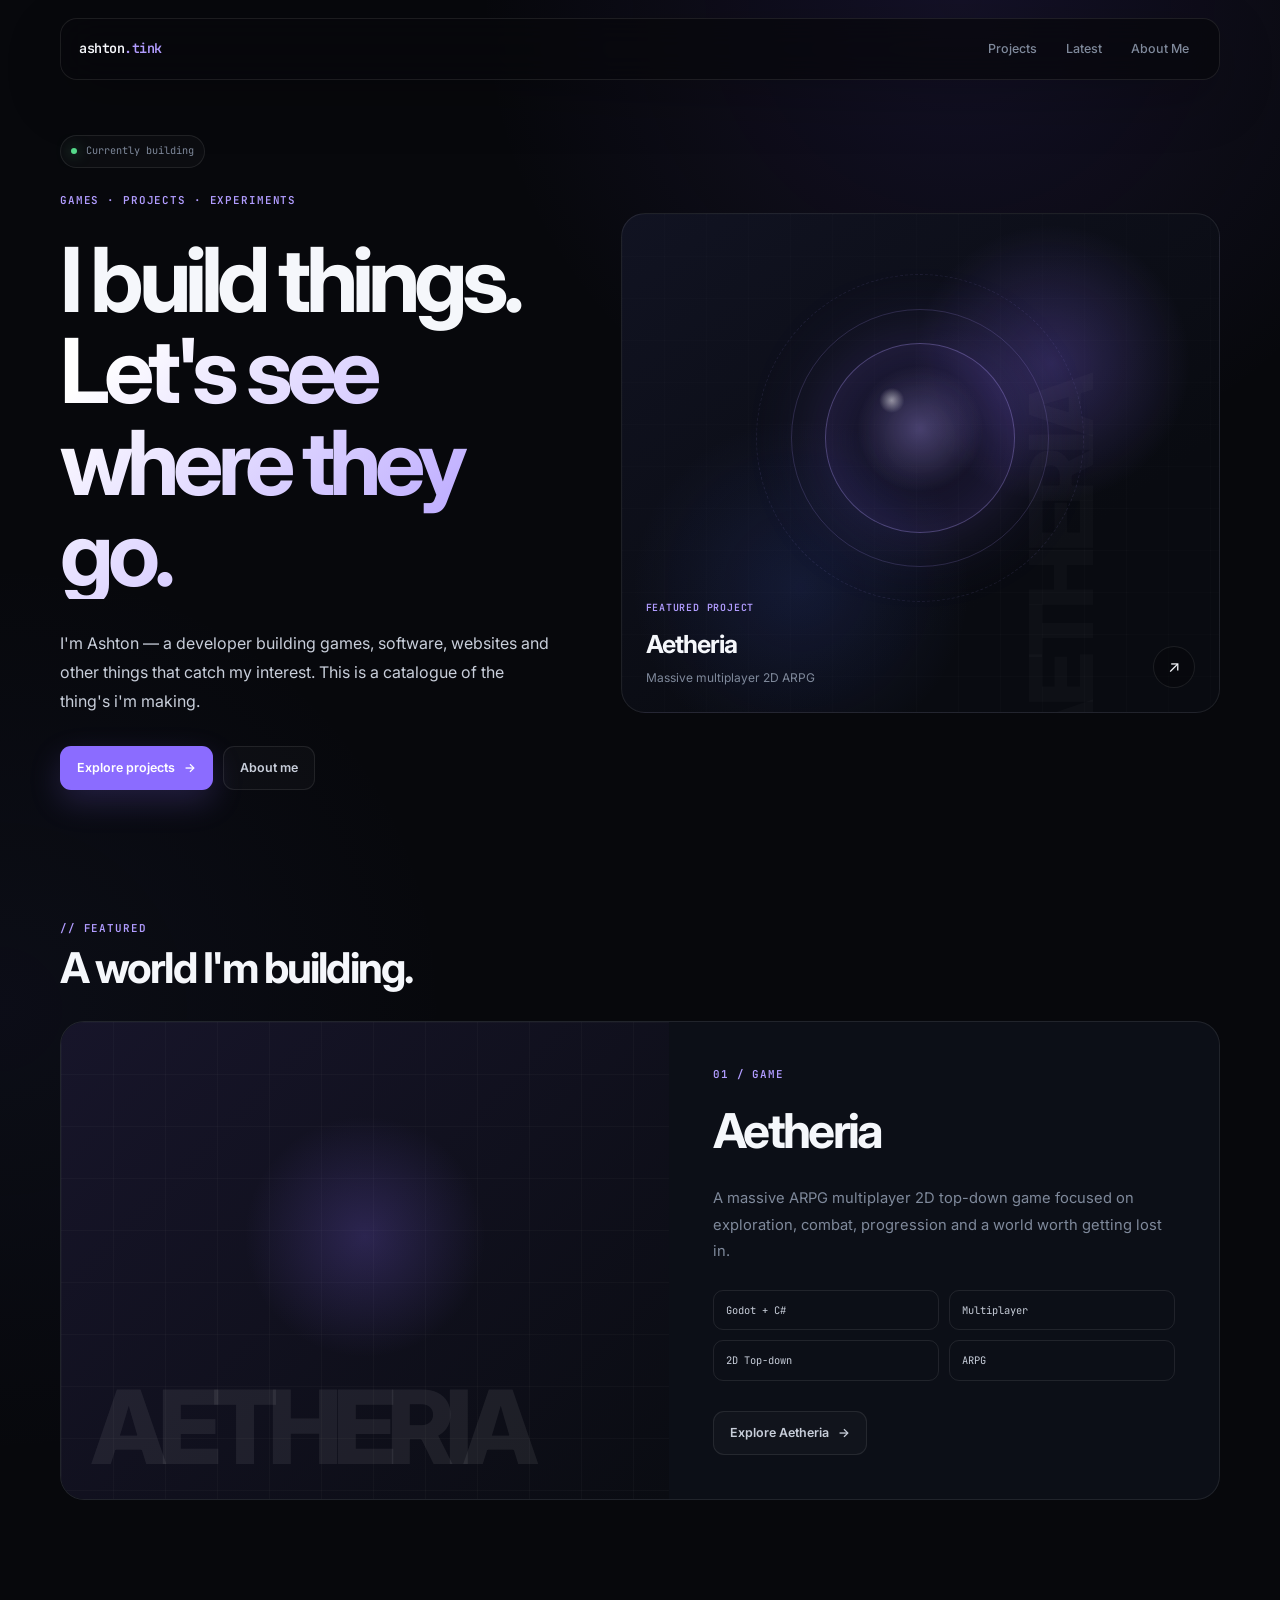
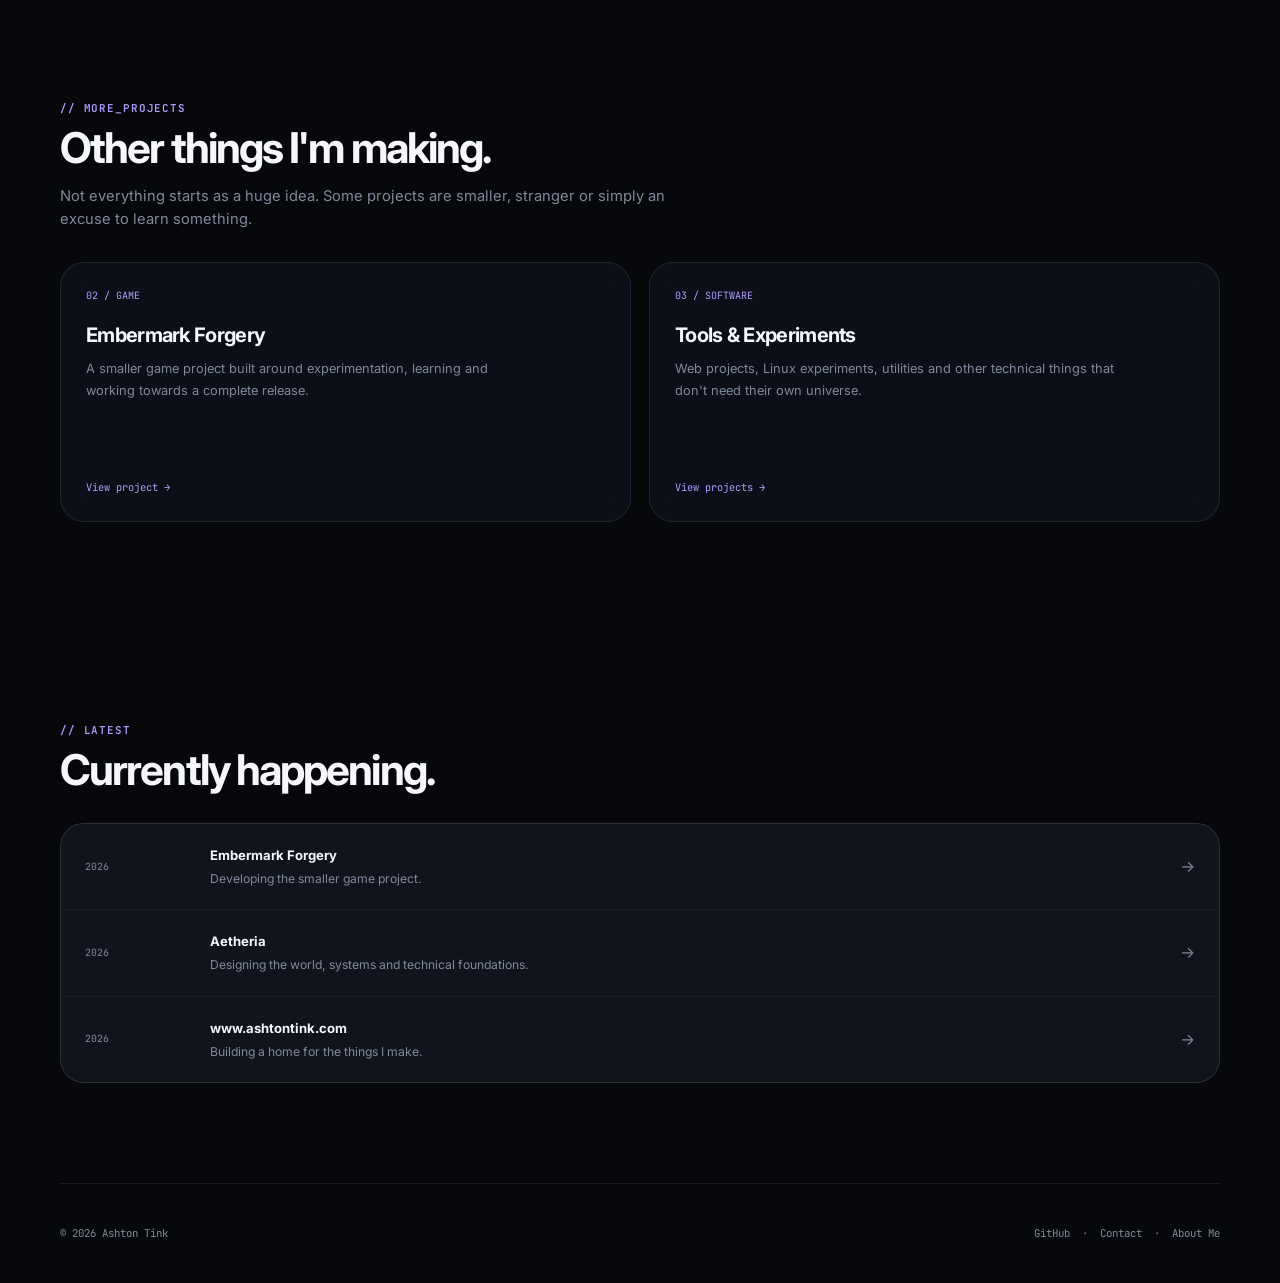
<file: index.html>
<!DOCTYPE html>
<html lang="en">
<head>
    <meta charset="UTF-8">
    <meta name="viewport" content="width=device-width, initial-scale=1.0">

    <title>Ashton Tink — Games & Projects</title>

    <meta
        name="description"
        content="Games, software projects and experiments by Ashton Tink."
    >

    <link
        rel="canonical"
        href="https://www.ashtontink.com/"
    >

    <link rel="preconnect" href="https://fonts.googleapis.com">
    <link
        rel="preconnect"
        href="https://fonts.gstatic.com"
        crossorigin
    >

    <link
        href="https://fonts.googleapis.com/css2?family=Inter:wght@400;500;600;700;800&family=JetBrains+Mono:wght@400;500;600&display=swap"
        rel="stylesheet"
    >

    <link rel="stylesheet" href="/css/style.css">

    <style>
        /* =========================
           HERO
           ========================= */

        .hero {
            min-height: 820px;

            display: grid;
            grid-template-columns:
                minmax(0, 0.9fr)
                minmax(360px, 1.1fr);

            align-items: center;

            gap: 70px;

            padding-top: 105px;
        }

        .hero-copy {
            max-width: 600px;
        }

        .status {
            width: fit-content;

            display: inline-flex;
            align-items: center;
            gap: 9px;

            padding: 7px 10px;

            border: 1px solid var(--border);
            border-radius: 999px;

            background: rgba(255, 255, 255, 0.025);

            color: var(--muted);

            font-family: var(--mono);
            font-size: 0.64rem;
        }

        .status-dot {
            width: 6px;
            height: 6px;

            border-radius: 50%;

            background: var(--green);

            box-shadow:
                0 0 14px rgba(85, 217, 138, 0.65);
        }

        .hero h1 {
            margin: 25px 0 22px;

            font-size: clamp(
                3.6rem,
                7vw,
                6.5rem
            );

            line-height: 0.92;

            letter-spacing: -0.065em;
        }

        .hero h1 span {
            display: block;

            background:
                linear-gradient(
                    135deg,
                    #ffffff 10%,
                    var(--accent-light) 90%
                );

            -webkit-background-clip: text;
            background-clip: text;

            color: transparent;
        }

        .hero-text {
            max-width: 540px;

            margin: 0 0 30px;

            color: var(--text-soft);

            font-size: 1rem;
            line-height: 1.8;
        }

        /* =========================
           HERO PROJECT
           ========================= */

        .hero-visual {
            position: relative;
        }

        .hero-project {
            position: relative;

            min-height: 500px;

            display: block;

            overflow: hidden;

            padding: 0;

            text-decoration: none;

            background:
                radial-gradient(
                    circle at 72% 30%,
                    rgba(139, 108, 255, 0.27),
                    transparent 25%
                ),
                radial-gradient(
                    circle at 30% 75%,
                    rgba(57, 78, 180, 0.20),
                    transparent 30%
                ),
                linear-gradient(
                    145deg,
                    #111322,
                    #090b11 70%
                );
        }

        .hero-project::before {
            content: "";

            position: absolute;
            inset: 0;

            background:
                linear-gradient(
                    rgba(255, 255, 255, 0.025) 1px,
                    transparent 1px
                ),
                linear-gradient(
                    90deg,
                    rgba(255, 255, 255, 0.025) 1px,
                    transparent 1px
                );

            background-size: 42px 42px;

            opacity: 0.65;
        }

        .hero-project::after {
            content: "AETHERIA";

            position: absolute;

            right: -35px;
            bottom: 70px;

            color: rgba(255, 255, 255, 0.025);

            font-size: 5.5rem;
            font-weight: 800;

            letter-spacing: -0.08em;

            transform: rotate(-90deg);
        }

        .hero-art {
            position: absolute;
            inset: 0;

            display: grid;
            place-items: center;
        }

        .hero-orb {
            position: relative;

            width: 190px;
            height: 190px;

            border: 1px solid rgba(177, 156, 255, 0.35);

            border-radius: 50%;

            background:
                radial-gradient(
                    circle at 35% 30%,
                    rgba(255, 255, 255, 0.5),
                    transparent 7%
                ),
                radial-gradient(
                    circle at 50% 45%,
                    rgba(177, 156, 255, 0.32),
                    transparent 45%
                ),
                rgba(139, 108, 255, 0.08);

            box-shadow:
                0 0 80px rgba(139, 108, 255, 0.22),
                inset 0 0 60px rgba(139, 108, 255, 0.12);

            transform: translateY(-25px);
        }

        .hero-orb::before,
        .hero-orb::after {
            content: "";

            position: absolute;

            border: 1px solid rgba(
                177,
                156,
                255,
                0.18
            );

            border-radius: 50%;
        }

        .hero-orb::before {
            inset: -35px;
        }

        .hero-orb::after {
            inset: -70px;

            border-style: dashed;

            opacity: 0.6;
        }

        .hero-project-info {
            position: absolute;

            right: 24px;
            bottom: 24px;
            left: 24px;

            display: flex;
            align-items: flex-end;
            justify-content: space-between;

            gap: 20px;
        }

        .hero-project-info small {
            color: var(--accent-light);

            font-family: var(--mono);
            font-size: 0.62rem;
            font-weight: 600;

            text-transform: uppercase;
            letter-spacing: 0.08em;
        }

        .hero-project-info h2 {
            margin: 6px 0 0;

            font-size: 1.55rem;

            letter-spacing: -0.04em;
        }

        .hero-project-info p {
            margin: 4px 0 0;

            color: var(--muted);

            font-size: 0.75rem;
        }

        .hero-project-arrow {
            width: 42px;
            height: 42px;

            flex: 0 0 auto;

            display: grid;
            place-items: center;

            border: 1px solid var(--border);
            border-radius: 50%;

            background: rgba(0, 0, 0, 0.22);

            font-size: 1rem;
        }

        /* =========================
           FEATURED PROJECT
           ========================= */

        .featured {
            display: grid;
            grid-template-columns:
                1.05fr
                0.95fr;

            overflow: hidden;

            text-decoration: none;
        }

        .featured-art {
            position: relative;

            min-height: 440px;

            display: flex;
            align-items: flex-end;

            padding: 30px;

            overflow: hidden;

            background:
                radial-gradient(
                    circle at 50% 45%,
                    rgba(139, 108, 255, 0.22),
                    transparent 30%
                ),
                linear-gradient(
                    135deg,
                    #17152a,
                    #0a0c12
                );
        }

        .featured-art::before {
            content: "";

            position: absolute;
            inset: 0;

            background:
                linear-gradient(
                    rgba(255, 255, 255, 0.025) 1px,
                    transparent 1px
                ),
                linear-gradient(
                    90deg,
                    rgba(255, 255, 255, 0.025) 1px,
                    transparent 1px
                );

            background-size: 52px 52px;
        }

        .featured-art-label {
            position: relative;
            z-index: 1;

            color: rgba(255, 255, 255, 0.07);

            font-size: clamp(
                4rem,
                8vw,
                7rem
            );

            font-weight: 800;

            line-height: 0.8;

            letter-spacing: -0.09em;
        }

        .featured-copy {
            padding: 44px;
        }

        .featured-copy h3 {
            margin: 10px 0 15px;

            font-size: clamp(
                2rem,
                4vw,
                3rem
            );

            letter-spacing: -0.055em;
        }

        .featured-copy > p {
            margin: 0 0 25px;

            color: var(--muted);

            font-size: 0.92rem;
            line-height: 1.8;
        }

        .feature-list {
            display: grid;
            grid-template-columns: 1fr 1fr;

            gap: 10px;

            margin: 0 0 30px;
            padding: 0;

            list-style: none;
        }

        .feature-list li {
            padding: 11px 12px;

            border: 1px solid var(--border);
            border-radius: 10px;

            color: var(--text-soft);

            font-family: var(--mono);
            font-size: 0.65rem;
        }

        /* =========================
           OTHER PROJECTS
           ========================= */

        .small-projects {
            display: grid;
            grid-template-columns: repeat(2, 1fr);

            gap: 18px;
        }

        .small-project {
            min-height: 260px;

            display: flex;
            flex-direction: column;
            justify-content: space-between;

            padding: 25px;

            text-decoration: none;
        }

        .small-project-number {
            color: var(--accent-light);

            font-family: var(--mono);
            font-size: 0.63rem;
        }

        .small-project h3 {
            margin: 15px 0 7px;

            font-size: 1.25rem;

            letter-spacing: -0.035em;
        }

        .small-project p {
            max-width: 450px;

            margin: 0;

            color: var(--muted);

            font-size: 0.8rem;
            line-height: 1.7;
        }

        .small-project-link {
            color: var(--accent-light);

            font-family: var(--mono);
            font-size: 0.65rem;
        }

        /* =========================
           LATEST
           ========================= */

        .latest-list {
            display: grid;
            gap: 1px;

            overflow: hidden;

            border: 1px solid var(--border);
            border-radius: var(--radius-lg);

            background: var(--border);
        }

        .latest-item {
            display: grid;

            grid-template-columns:
                100px
                1fr
                auto;

            align-items: center;

            gap: 25px;

            padding: 21px 24px;

            background: var(--surface);
        }

        .latest-item:hover {
            background: var(--surface-hover);
        }

        .latest-date {
            color: var(--muted);

            font-family: var(--mono);
            font-size: 0.62rem;
        }

        .latest-item strong {
            display: block;

            margin-bottom: 3px;

            font-size: 0.82rem;
        }

        .latest-item p {
            margin: 0;

            color: var(--muted);

            font-size: 0.76rem;
        }

        .latest-arrow {
            color: var(--muted);
        }

        /* =========================
           RESPONSIVE
           ========================= */

        @media (max-width: 850px) {
            .hero {
                min-height: auto;

                grid-template-columns: 1fr;

                gap: 50px;

                padding-top: 145px;
                padding-bottom: 70px;
            }

            .hero-visual {
                max-width: 650px;
            }

            .featured {
                grid-template-columns: 1fr;
            }
        }

        @media (max-width: 600px) {
            .hero h1 {
                font-size: clamp(
                    3.2rem,
                    16vw,
                    5rem
                );
            }

            .hero-project {
                min-height: 390px;
            }

            .featured-art {
                min-height: 280px;
            }

            .featured-copy {
                padding: 28px;
            }

            .small-projects {
                grid-template-columns: 1fr;
            }

            .feature-list {
                grid-template-columns: 1fr;
            }

            .latest-item {
                grid-template-columns:
                    1fr
                    auto;

                gap: 5px 15px;
            }

            .latest-date {
                grid-column: 1;
                grid-row: 1;
            }

            .latest-arrow {
                grid-column: 2;
                grid-row: 1 / span 2;
            }
        }
    </style>
</head>

<body>

<nav class="navbar">
    <a class="logo" href="/">
        ashton<span>.tink</span>
    </a>

    <div class="nav-links">
        <a href="/projects/">Projects</a>
        <a href="#latest">Latest</a>
        <a href="https://me.ashtontink.com">About Me</a>
    </div>
</nav>

<main>

    <!-- HERO -->

    <section class="container hero">

        <div class="hero-copy">

            <div class="status">
                <span class="status-dot"></span>
                Currently building
            </div>

            <div
                class="eyebrow"
                style="margin-top: 24px;"
            >
                Games · Projects · Experiments
            </div>

            <h1>
                I build things.
                <span>Let's see where they go.</span>
            </h1>

            <p class="hero-text">
                I'm Ashton — a developer building games,
                software, websites and other things that catch my interest.
                This is a catalogue of the thing's i'm making.
            </p>

            <div class="button-row">

                <a
                    class="button primary"
                    href="/projects/"
                >
                    Explore projects
                    <span class="arrow">→</span>
                </a>

                <a
                    class="button secondary"
                    href="https://me.ashtontink.com"
                >
                    About me
                </a>

            </div>

        </div>


        <!-- HERO FEATURE -->

        <div class="hero-visual">

            <a
                class="card hero-project"
                href="/projects/aetheria/"
            >

                <div class="hero-art">
                    <div class="hero-orb"></div>
                </div>

                <div class="hero-project-info">

                    <div>
                        <small>
                            Featured project
                        </small>

                        <h2>Aetheria</h2>

                        <p>
                            Massive multiplayer 2D ARPG
                        </p>
                    </div>

                    <div class="hero-project-arrow">
                        ↗
                    </div>

                </div>

            </a>

        </div>

    </section>


    <!-- FEATURED -->

    <section class="container section">

        <div class="section-heading">

            <div class="section-label">
                // featured
            </div>

            <h2 class="section-title">
                A world I'm building.
            </h2>

        </div>


        <a
            class="card featured"
            href="/projects/aetheria/"
        >

            <div class="featured-art">

                <div class="featured-art-label">
                    AETHERIA
                </div>

            </div>


            <div class="featured-copy">

                <div class="eyebrow">
                    01 / Game
                </div>

                <h3>
                    Aetheria
                </h3>

                <p>
                    A massive ARPG multiplayer 2D
                    top-down game focused on exploration,
                    combat, progression and a world worth
                    getting lost in.
                </p>

                <ul class="feature-list">
                    <li>Godot + C#</li>
                    <li>Multiplayer</li>
                    <li>2D Top-down</li>
                    <li>ARPG</li>
                </ul>

                <span class="button secondary">
                    Explore Aetheria
                    <span class="arrow">→</span>
                </span>

            </div>

        </a>

    </section>


    <!-- OTHER PROJECTS -->

    <section class="container section">

        <div class="section-heading">

            <div class="section-label">
                // more_projects
            </div>

            <h2 class="section-title">
                Other things I'm making.
            </h2>

            <p>
                Not everything starts as a huge idea.
                Some projects are smaller, stranger or
                simply an excuse to learn something.
            </p>

        </div>


        <div class="small-projects">

            <a
                class="card small-project"
                href="/projects/embermark-forgery/"
            >

                <div>

                    <div class="small-project-number">
                        02 / GAME
                    </div>

                    <h3>
                        Embermark Forgery
                    </h3>

                    <p>
                        A smaller game project built around
                        experimentation, learning and working
                        towards a complete release.
                    </p>

                </div>

                <div class="small-project-link">
                    View project
                    <span class="arrow">→</span>
                </div>

            </a>


            <a
                class="card small-project"
                href="/projects/"
            >

                <div>

                    <div class="small-project-number">
                        03 / SOFTWARE
                    </div>

                    <h3>
                        Tools &amp; Experiments
                    </h3>

                    <p>
                        Web projects, Linux experiments,
                        utilities and other technical things
                        that don't need their own universe.
                    </p>

                </div>

                <div class="small-project-link">
                    View projects
                    <span class="arrow">→</span>
                </div>

            </a>

        </div>

    </section>


    <!-- LATEST -->

    <section
        class="container section"
        id="latest"
    >

        <div class="section-heading">

            <div class="section-label">
                // latest
            </div>

            <h2 class="section-title">
                Currently happening.
            </h2>

        </div>


        <div class="latest-list">

            <div class="latest-item">

                <div class="latest-date">
                    2026
                </div>

                <div>
                    <strong>
                        Embermark Forgery
                    </strong>

                    <p>
                        Developing the smaller game project.
                    </p>
                </div>

                <div class="latest-arrow">
                    →
                </div>

            </div>


            <div class="latest-item">

                <div class="latest-date">
                    2026
                </div>

                <div>
                    <strong>
                        Aetheria
                    </strong>

                    <p>
                        Designing the world, systems and
                        technical foundations.
                    </p>
                </div>

                <div class="latest-arrow">
                    →
                </div>

            </div>


            <div class="latest-item">

                <div class="latest-date">
                    2026
                </div>

                <div>
                    <strong>
                        www.ashtontink.com
                    </strong>

                    <p>
                        Building a home for the things I make.
                    </p>
                </div>

                <div class="latest-arrow">
                    →
                </div>

            </div>

        </div>

    </section>

</main>


<footer class="container footer">

    <div>
        © 2026 Ashton Tink
    </div>

    <div class="footer-links">

        <a href="https://github.com/T1nkiePlayz">
            GitHub
        </a>

        <span>·</span>

        <a href="mailto:support@ashtontink.com">
            Contact
        </a>

        <span>·</span>

        <a href="https://me.ashtontink.com">
            About Me
        </a>

    </div>

</footer>

</body>
</html>
</file>
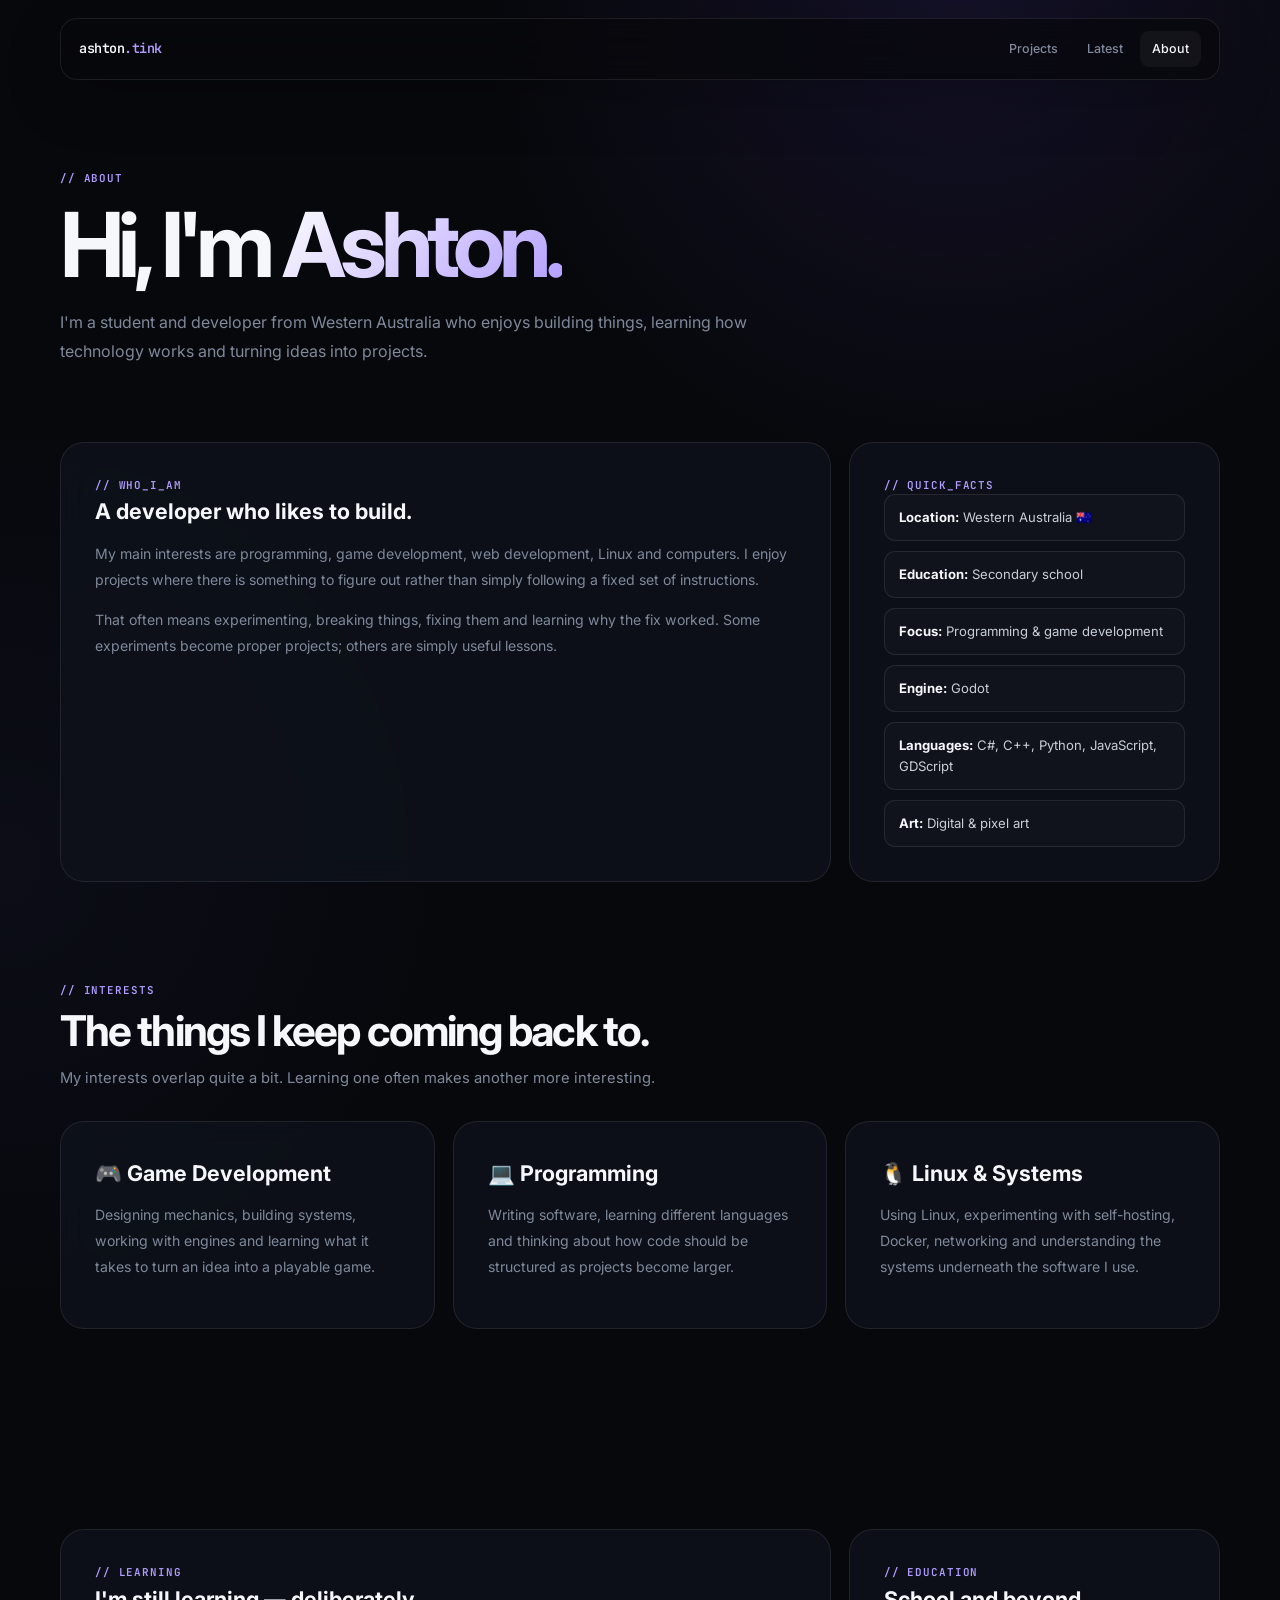
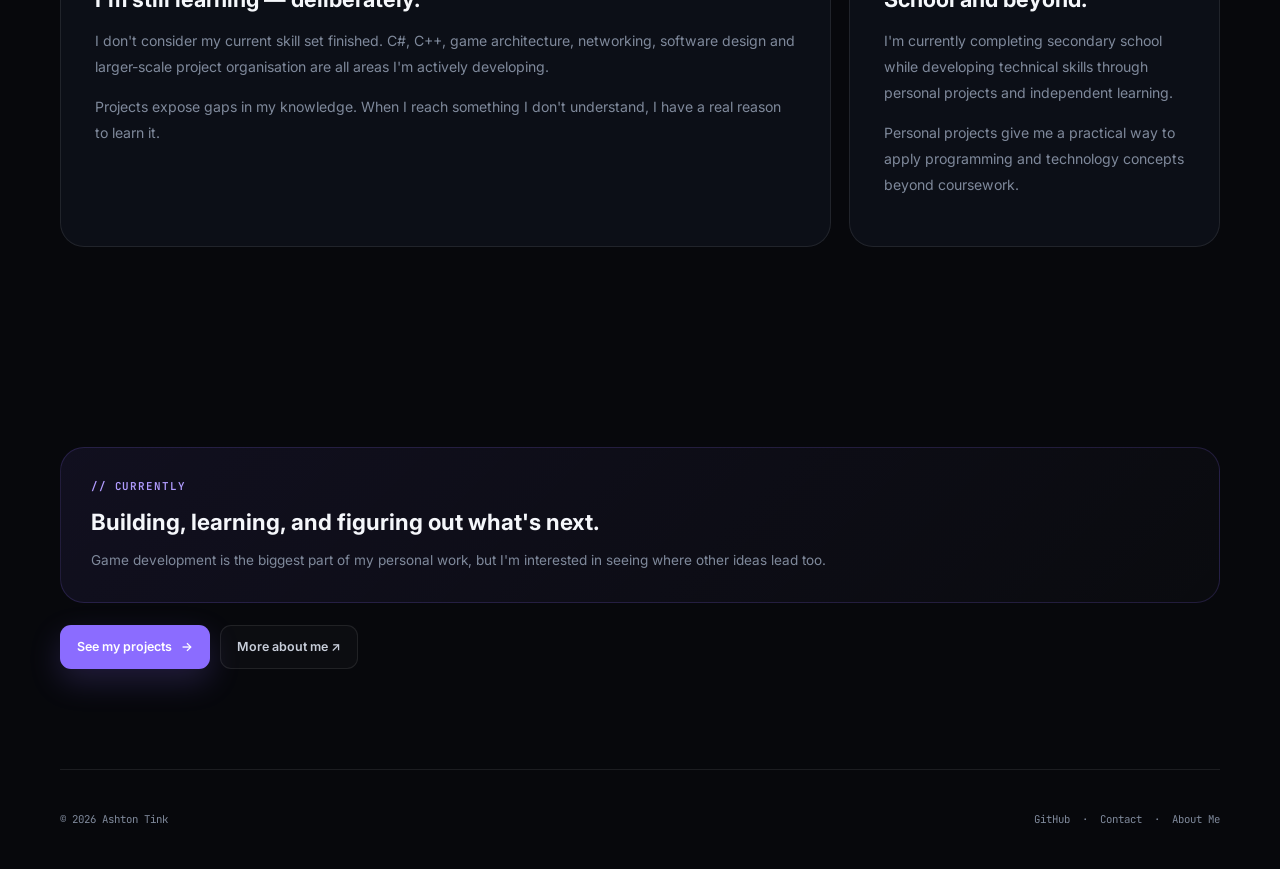
<file: about/index.html>
<!DOCTYPE html>
<html lang="en">
<head>
<meta charset="UTF-8">
<meta name="viewport" content="width=device-width, initial-scale=1.0">
<title>About — Ashton Tink</title>
<meta name="description" content="About Ashton Tink, a student and developer from Western Australia.">
<link rel="stylesheet" href="/css/style.css">
</head>
<body>
<nav class="navbar"><a class="logo" href="/">ashton<span>.tink</span></a><div class="nav-links"><a class="" href="/projects/">Projects</a><a href="/#latest">Latest</a><a class="active" href="/about/">About</a></div></nav>

<main class="container"><section class="page-hero"><div class="section-label">// about</div><h1>Hi, I'm <span>Ashton.</span></h1><p>I'm a student and developer from Western Australia who enjoys building things, learning how technology works and turning ideas into projects.</p></section>
<section><div class="grid2"><div class="card prose"><div class="section-label">// who_i_am</div><h2>A developer who likes to build.</h2><p>My main interests are programming, game development, web development, Linux and computers. I enjoy projects where there is something to figure out rather than simply following a fixed set of instructions.</p><p>That often means experimenting, breaking things, fixing them and learning why the fix worked. Some experiments become proper projects; others are simply useful lessons.</p></div><div class="card prose"><div class="section-label">// quick_facts</div><ul class="list"><li><strong>Location:</strong> Western Australia 🇦🇺</li><li><strong>Education:</strong> Secondary school</li><li><strong>Focus:</strong> Programming & game development</li><li><strong>Engine:</strong> Godot</li><li><strong>Languages:</strong> C#, C++, Python, JavaScript, GDScript</li><li><strong>Art:</strong> Digital & pixel art</li></ul></div></div></section>
<section class="section"><div class="section-heading"><div class="section-label">// interests</div><h2 class="section-title">The things I keep coming back to.</h2><p>My interests overlap quite a bit. Learning one often makes another more interesting.</p></div><div class="grid3"><div class="card prose"><h2>🎮 Game Development</h2><p>Designing mechanics, building systems, working with engines and learning what it takes to turn an idea into a playable game.</p></div><div class="card prose"><h2>💻 Programming</h2><p>Writing software, learning different languages and thinking about how code should be structured as projects become larger.</p></div><div class="card prose"><h2>🐧 Linux & Systems</h2><p>Using Linux, experimenting with self-hosting, Docker, networking and understanding the systems underneath the software I use.</p></div></div></section>
<section class="section"><div class="grid2"><div class="card prose"><div class="section-label">// learning</div><h2>I'm still learning — deliberately.</h2><p>I don't consider my current skill set finished. C#, C++, game architecture, networking, software design and larger-scale project organisation are all areas I'm actively developing.</p><p>Projects expose gaps in my knowledge. When I reach something I don't understand, I have a real reason to learn it.</p></div><div class="card prose"><div class="section-label">// education</div><h2>School and beyond.</h2><p>I'm currently completing secondary school while developing technical skills through personal projects and independent learning.</p><p>Personal projects give me a practical way to apply programming and technology concepts beyond coursework.</p></div></div></section>
<section class="section"><div class="callout"><div class="section-label">// currently</div><h2 style="margin:8px 0;font-size:1.4rem">Building, learning, and figuring out what's next.</h2><p>Game development is the biggest part of my personal work, but I'm interested in seeing where other ideas lead too.</p></div><div class="button-row" style="margin-top:22px"><a class="button primary" href="/projects/">See my projects <span class="arrow">→</span></a><a class="button secondary" href="https://me.ashtontink.com">More about me ↗</a></div></section></main>
<footer class="container footer"><div>© 2026 Ashton Tink</div><div class="footer-links"><a href="https://github.com/T1nkiePlayz">GitHub</a><span>·</span><a href="mailto:support@ashtontink.com">Contact</a><span>·</span><a href="https://me.ashtontink.com">About Me</a></div></footer>
</body></html>
</file>
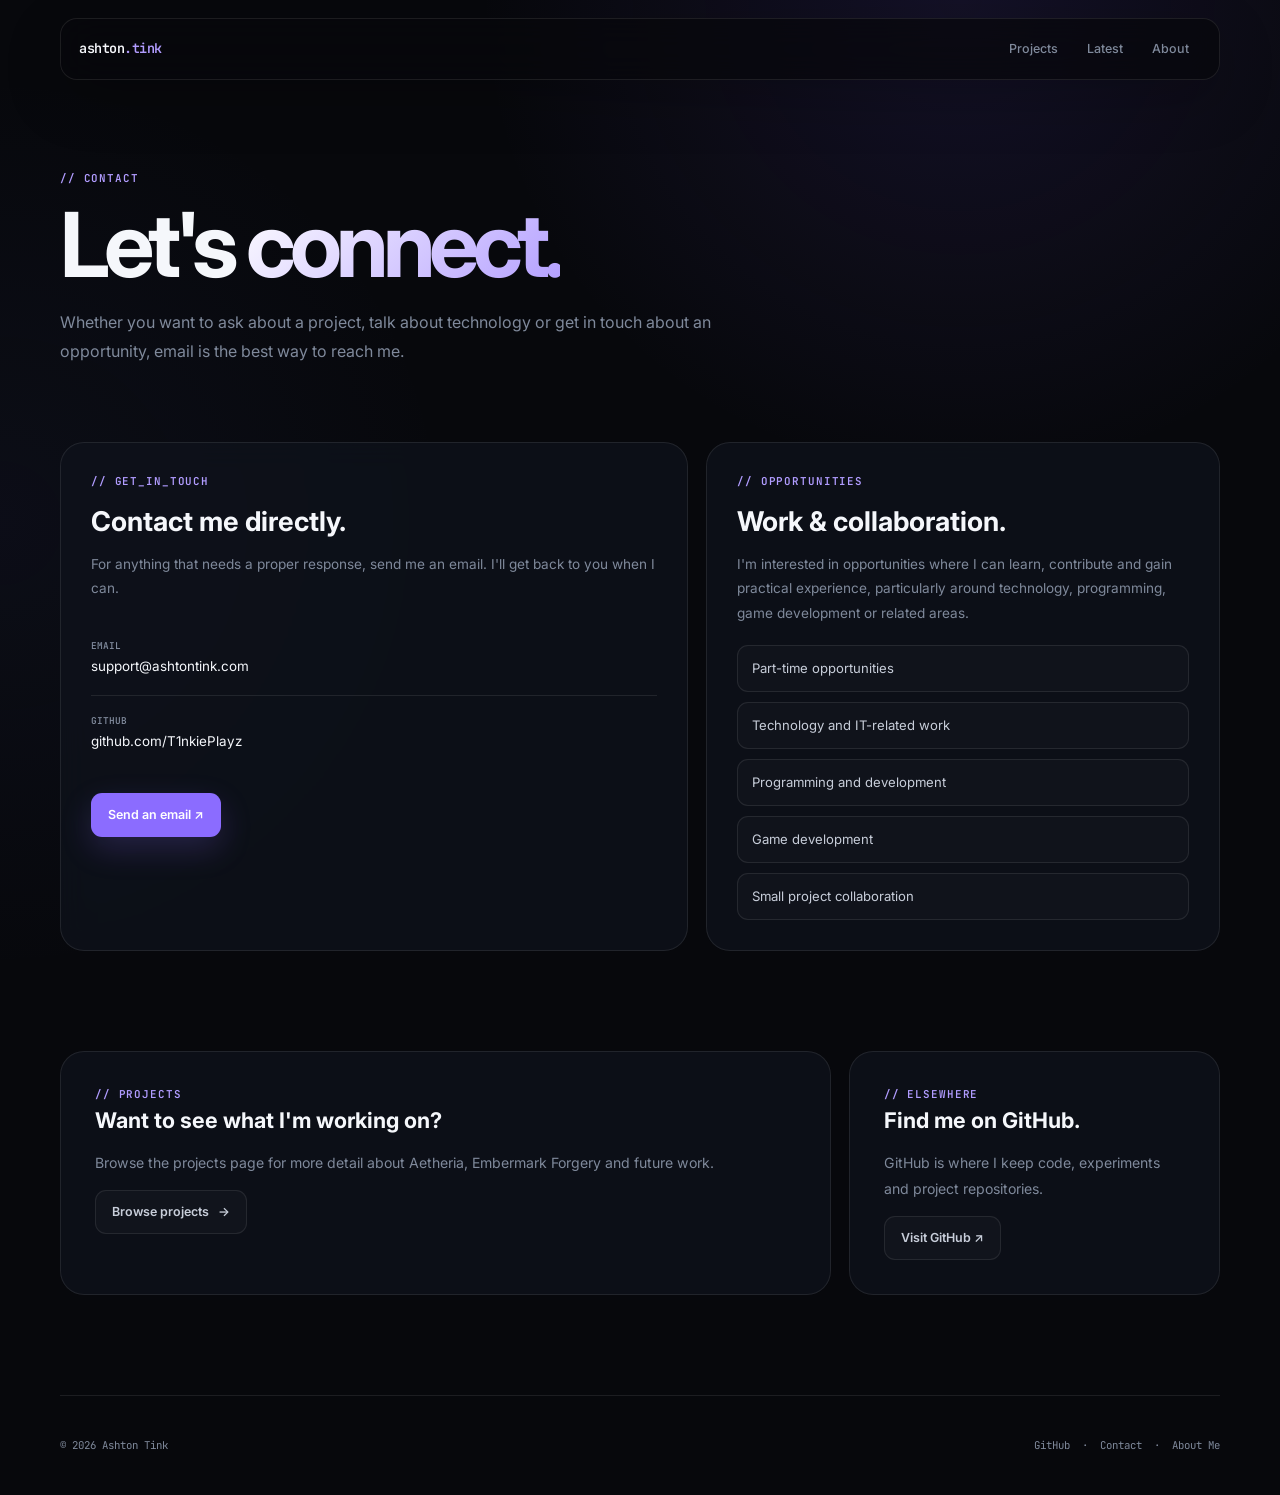
<file: contact/index.html>
<!DOCTYPE html>
<html lang="en">
<head>
<meta charset="UTF-8">
<meta name="viewport" content="width=device-width, initial-scale=1.0">
<title>Contact — Ashton Tink</title>
<meta name="description" content="Contact Ashton Tink through email or GitHub.">
<link rel="stylesheet" href="/css/style.css">
</head>
<body>
<nav class="navbar"><a class="logo" href="/">ashton<span>.tink</span></a><div class="nav-links"><a class="" href="/projects/">Projects</a><a href="/#latest">Latest</a><a class="" href="/about/">About</a></div></nav>

<main class="container"><section class="page-hero"><div class="section-label">// contact</div><h1>Let's <span>connect.</span></h1><p>Whether you want to ask about a project, talk about technology or get in touch about an opportunity, email is the best way to reach me.</p></section>
<section><div class="contact-grid"><div class="card contact-card"><div class="section-label">// get_in_touch</div><h2 style="margin:10px 0 8px;font-size:1.7rem">Contact me directly.</h2><p style="margin:0;color:var(--muted);font-size:.85rem;line-height:1.8">For anything that needs a proper response, send me an email. I'll get back to you when I can.</p><div style="margin-top:20px"><div class="method"><small>Email</small><a href="mailto:support@ashtontink.com">support@ashtontink.com</a></div><div class="method"><small>GitHub</small><a href="https://github.com/T1nkiePlayz">github.com/T1nkiePlayz</a></div></div><div class="button-row" style="margin-top:22px"><a class="button primary" href="mailto:support@ashtontink.com">Send an email ↗</a></div></div>
<div class="card contact-card"><div class="section-label">// opportunities</div><h2 style="margin:10px 0 8px;font-size:1.7rem">Work & collaboration.</h2><p style="margin:0;color:var(--muted);font-size:.85rem;line-height:1.8">I'm interested in opportunities where I can learn, contribute and gain practical experience, particularly around technology, programming, game development or related areas.</p><ul class="list" style="margin-top:20px"><li>Part-time opportunities</li><li>Technology and IT-related work</li><li>Programming and development</li><li>Game development</li><li>Small project collaboration</li></ul></div></div></section>
<section class="section"><div class="grid2"><div class="card prose"><div class="section-label">// projects</div><h2>Want to see what I'm working on?</h2><p>Browse the projects page for more detail about Aetheria, Embermark Forgery and future work.</p><a class="button secondary" href="/projects/">Browse projects <span class="arrow">→</span></a></div><div class="card prose"><div class="section-label">// elsewhere</div><h2>Find me on GitHub.</h2><p>GitHub is where I keep code, experiments and project repositories.</p><a class="button secondary" href="https://github.com/T1nkiePlayz">Visit GitHub ↗</a></div></div></section></main>
<footer class="container footer"><div>© 2026 Ashton Tink</div><div class="footer-links"><a href="https://github.com/T1nkiePlayz">GitHub</a><span>·</span><a href="mailto:support@ashtontink.com">Contact</a><span>·</span><a href="https://me.ashtontink.com">About Me</a></div></footer>
</body></html>
</file>
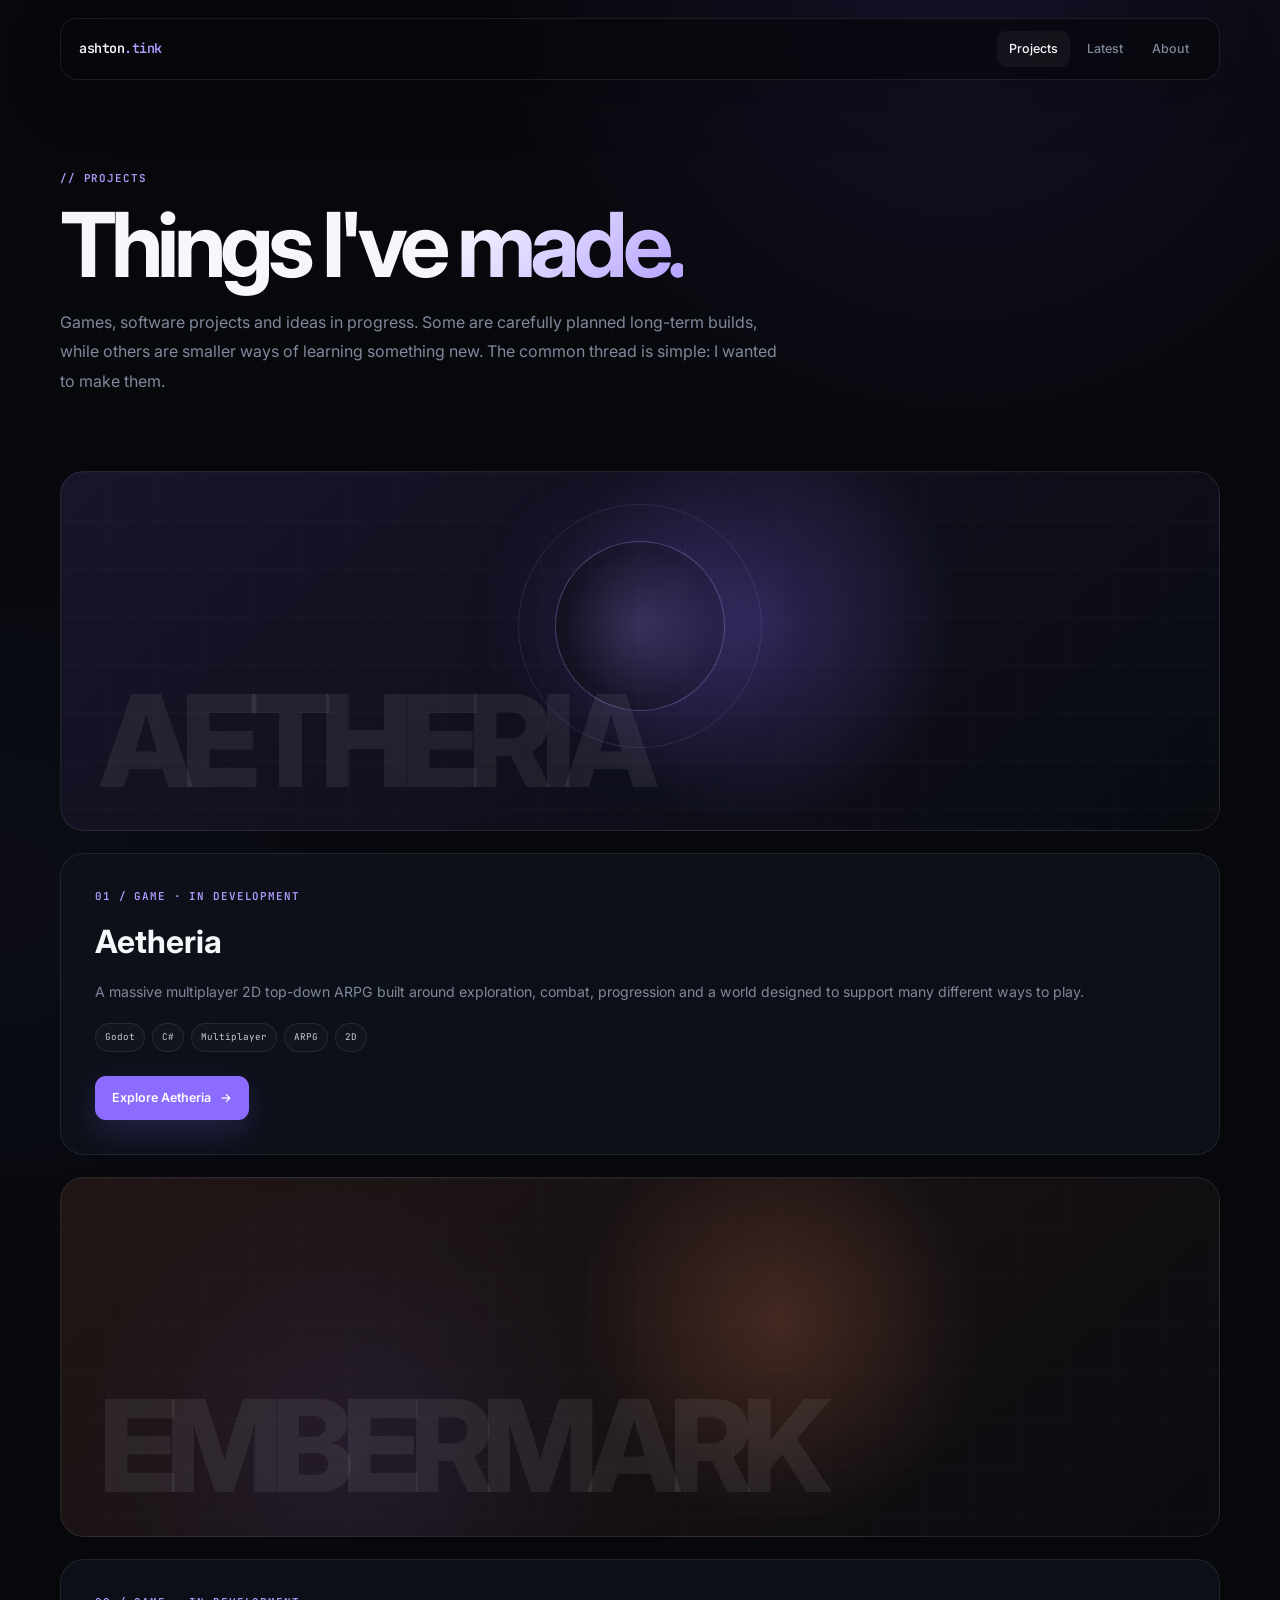
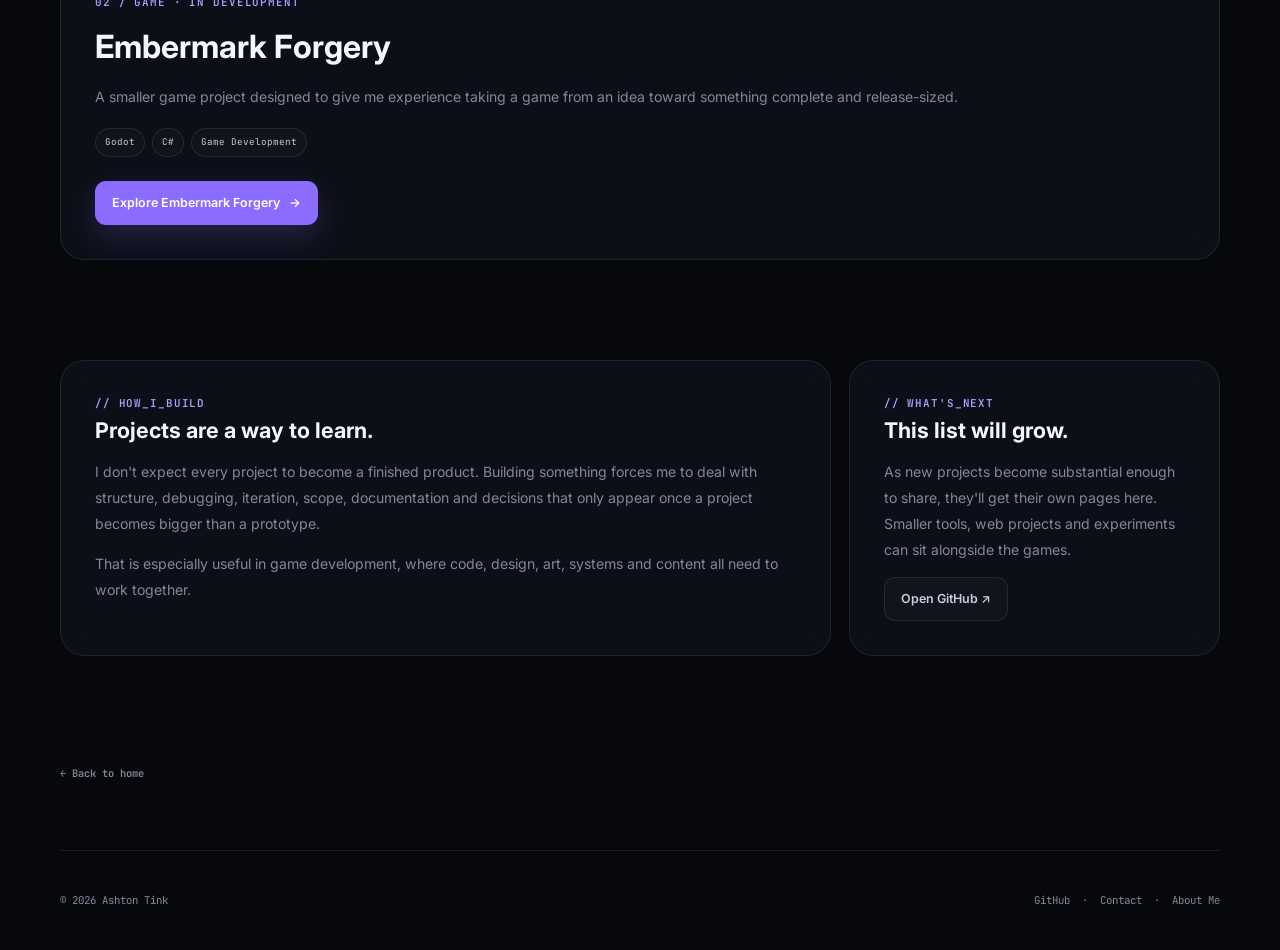
<file: projects/index.html>
<!DOCTYPE html>
<html lang="en">
<head>
<meta charset="UTF-8">
<meta name="viewport" content="width=device-width, initial-scale=1.0">
<title>Projects — Ashton Tink</title>
<meta name="description" content="Games, software projects and ideas built by Ashton Tink.">
<link rel="stylesheet" href="/css/style.css">
</head>
<body>
<nav class="navbar"><a class="logo" href="/">ashton<span>.tink</span></a><div class="nav-links"><a class="active" href="/projects/">Projects</a><a href="/#latest">Latest</a><a class="" href="/about/">About</a></div></nav>

<main class="container"><section class="page-hero"><div class="section-label">// projects</div><h1>Things I've <span>made.</span></h1><p>Games, software projects and ideas in progress. Some are carefully planned long-term builds, while others are smaller ways of learning something new. The common thread is simple: I wanted to make them.</p></section>
<section>
<a class="banner aetheria" href="/projects/aetheria/" style="text-decoration:none"><div class="orb"></div><div class="banner-word">AETHERIA</div></a>
<div class="card prose" style="margin-bottom:22px"><div class="section-label">01 / game · in development</div><h2 style="font-size:2rem;margin:10px 0 12px">Aetheria</h2><p>A massive multiplayer 2D top-down ARPG built around exploration, combat, progression and a world designed to support many different ways to play.</p><div class="tags" style="margin:18px 0 24px"><span class="tag">Godot</span><span class="tag">C#</span><span class="tag">Multiplayer</span><span class="tag">ARPG</span><span class="tag">2D</span></div><a class="button primary" href="/projects/aetheria/">Explore Aetheria <span class="arrow">→</span></a></div>
<a class="banner ember" href="/projects/embermark-forgery/" style="text-decoration:none"><div class="banner-word">EMBERMARK</div></a>
<div class="card prose"><div class="section-label">02 / game · in development</div><h2 style="font-size:2rem;margin:10px 0 12px">Embermark Forgery</h2><p>A smaller game project designed to give me experience taking a game from an idea toward something complete and release-sized.</p><div class="tags" style="margin:18px 0 24px"><span class="tag">Godot</span><span class="tag">C#</span><span class="tag">Game Development</span></div><a class="button primary" href="/projects/embermark-forgery/">Explore Embermark Forgery <span class="arrow">→</span></a></div>
</section>
<section class="section"><div class="grid2"><div class="card prose"><div class="section-label">// how_i_build</div><h2>Projects are a way to learn.</h2><p>I don't expect every project to become a finished product. Building something forces me to deal with structure, debugging, iteration, scope, documentation and decisions that only appear once a project becomes bigger than a prototype.</p><p>That is especially useful in game development, where code, design, art, systems and content all need to work together.</p></div><div class="card prose"><div class="section-label">// what's_next</div><h2>This list will grow.</h2><p>As new projects become substantial enough to share, they'll get their own pages here. Smaller tools, web projects and experiments can sit alongside the games.</p><a class="button secondary" href="https://github.com/T1nkiePlayz">Open GitHub ↗</a></div></div></section>
<a href="/" style="display:inline-flex;margin:10px 0 70px;color:var(--muted);font:600 .65rem var(--mono);text-decoration:none">← Back to home</a></main>
<footer class="container footer"><div>© 2026 Ashton Tink</div><div class="footer-links"><a href="https://github.com/T1nkiePlayz">GitHub</a><span>·</span><a href="mailto:support@ashtontink.com">Contact</a><span>·</span><a href="https://me.ashtontink.com">About Me</a></div></footer>
</body></html>
</file>
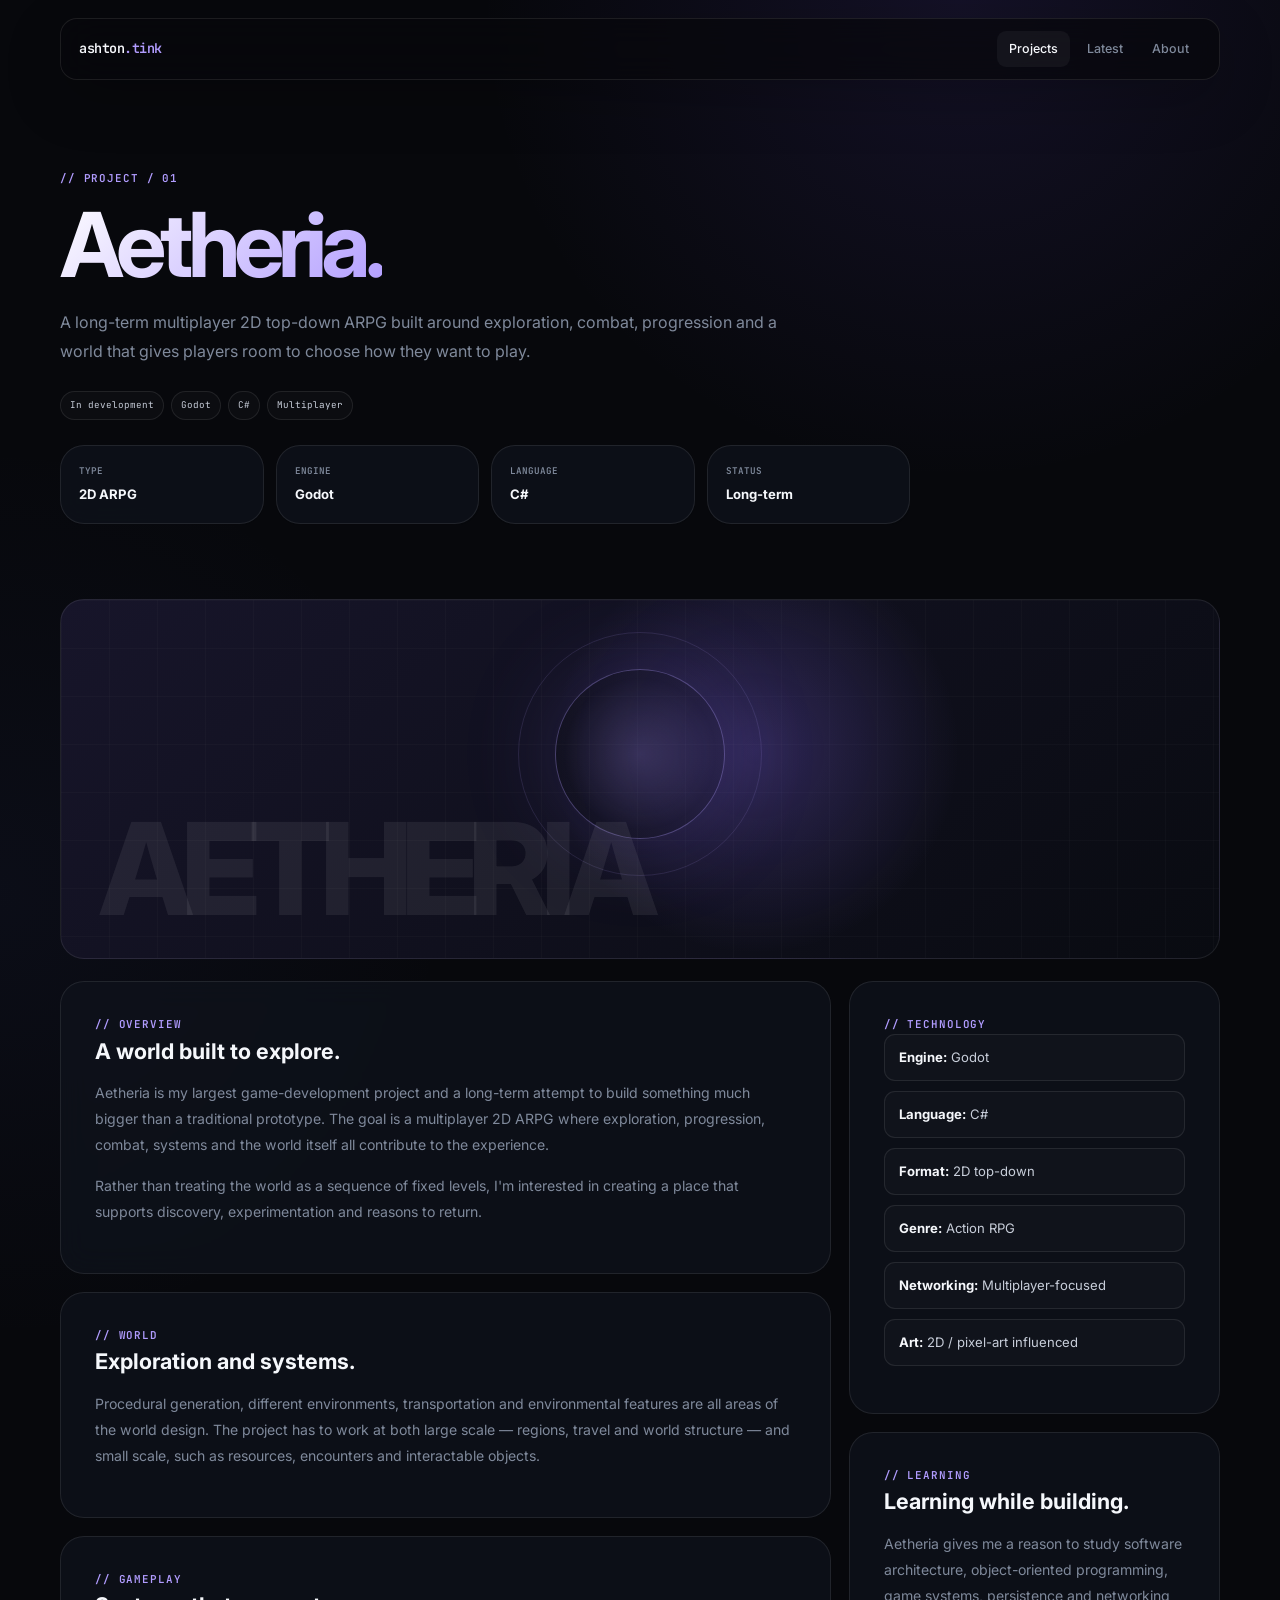
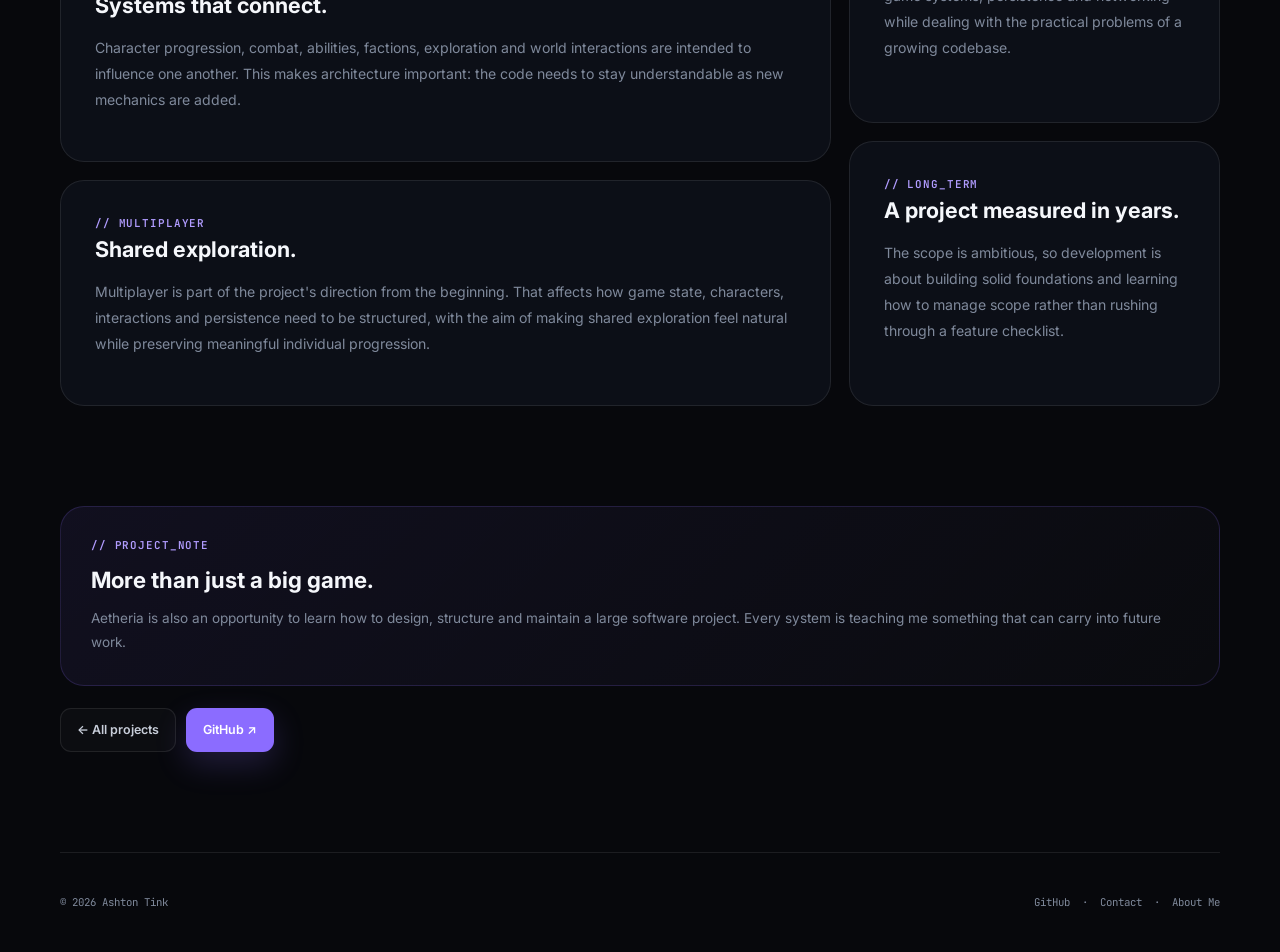
<file: projects/aetheria/index.html>
<!DOCTYPE html>
<html lang="en">
<head>
<meta charset="UTF-8">
<meta name="viewport" content="width=device-width, initial-scale=1.0">
<title>Aetheria — Ashton Tink</title>
<meta name="description" content="Aetheria is Ashton Tink's long-term multiplayer 2D ARPG project.">
<link rel="stylesheet" href="/css/style.css">
</head>
<body>
<nav class="navbar"><a class="logo" href="/">ashton<span>.tink</span></a><div class="nav-links"><a class="active" href="/projects/">Projects</a><a href="/#latest">Latest</a><a class="" href="/about/">About</a></div></nav>

<main class="container"><section class="page-hero"><div class="section-label">// project / 01</div><h1><span>Aetheria.</span></h1><p>A long-term multiplayer 2D top-down ARPG built around exploration, combat, progression and a world that gives players room to choose how they want to play.</p><div class="tags" style="margin-top:24px"><span class="tag">In development</span><span class="tag">Godot</span><span class="tag">C#</span><span class="tag">Multiplayer</span></div><div class="meta"><div class="card"><span>Type</span><strong>2D ARPG</strong></div><div class="card"><span>Engine</span><strong>Godot</strong></div><div class="card"><span>Language</span><strong>C#</strong></div><div class="card"><span>Status</span><strong>Long-term</strong></div></div></section>
<section><div class="banner aetheria"><div class="orb"></div><div class="banner-word">AETHERIA</div></div><div class="grid2"><div class="stack">
<div class="card prose"><div class="section-label">// overview</div><h2>A world built to explore.</h2><p>Aetheria is my largest game-development project and a long-term attempt to build something much bigger than a traditional prototype. The goal is a multiplayer 2D ARPG where exploration, progression, combat, systems and the world itself all contribute to the experience.</p><p>Rather than treating the world as a sequence of fixed levels, I'm interested in creating a place that supports discovery, experimentation and reasons to return.</p></div>
<div class="card prose"><div class="section-label">// world</div><h2>Exploration and systems.</h2><p>Procedural generation, different environments, transportation and environmental features are all areas of the world design. The project has to work at both large scale — regions, travel and world structure — and small scale, such as resources, encounters and interactable objects.</p></div>
<div class="card prose"><div class="section-label">// gameplay</div><h2>Systems that connect.</h2><p>Character progression, combat, abilities, factions, exploration and world interactions are intended to influence one another. This makes architecture important: the code needs to stay understandable as new mechanics are added.</p></div>
<div class="card prose"><div class="section-label">// multiplayer</div><h2>Shared exploration.</h2><p>Multiplayer is part of the project's direction from the beginning. That affects how game state, characters, interactions and persistence need to be structured, with the aim of making shared exploration feel natural while preserving meaningful individual progression.</p></div>
</div><div class="stack">
<div class="card prose"><div class="section-label">// technology</div><ul class="list"><li><strong>Engine:</strong> Godot</li><li><strong>Language:</strong> C#</li><li><strong>Format:</strong> 2D top-down</li><li><strong>Genre:</strong> Action RPG</li><li><strong>Networking:</strong> Multiplayer-focused</li><li><strong>Art:</strong> 2D / pixel-art influenced</li></ul></div>
<div class="card prose"><div class="section-label">// learning</div><h2>Learning while building.</h2><p>Aetheria gives me a reason to study software architecture, object-oriented programming, game systems, persistence and networking while dealing with the practical problems of a growing codebase.</p></div>
<div class="card prose"><div class="section-label">// long_term</div><h2>A project measured in years.</h2><p>The scope is ambitious, so development is about building solid foundations and learning how to manage scope rather than rushing through a feature checklist.</p></div>
</div></div></section>
<section class="section"><div class="callout"><div class="section-label">// project_note</div><h2 style="margin:8px 0;font-size:1.4rem">More than just a big game.</h2><p>Aetheria is also an opportunity to learn how to design, structure and maintain a large software project. Every system is teaching me something that can carry into future work.</p></div><div class="button-row" style="margin-top:22px"><a class="button secondary" href="/projects/">← All projects</a><a class="button primary" href="https://github.com/T1nkiePlayz">GitHub ↗</a></div></section></main>
<footer class="container footer"><div>© 2026 Ashton Tink</div><div class="footer-links"><a href="https://github.com/T1nkiePlayz">GitHub</a><span>·</span><a href="mailto:support@ashtontink.com">Contact</a><span>·</span><a href="https://me.ashtontink.com">About Me</a></div></footer>
</body></html>
</file>
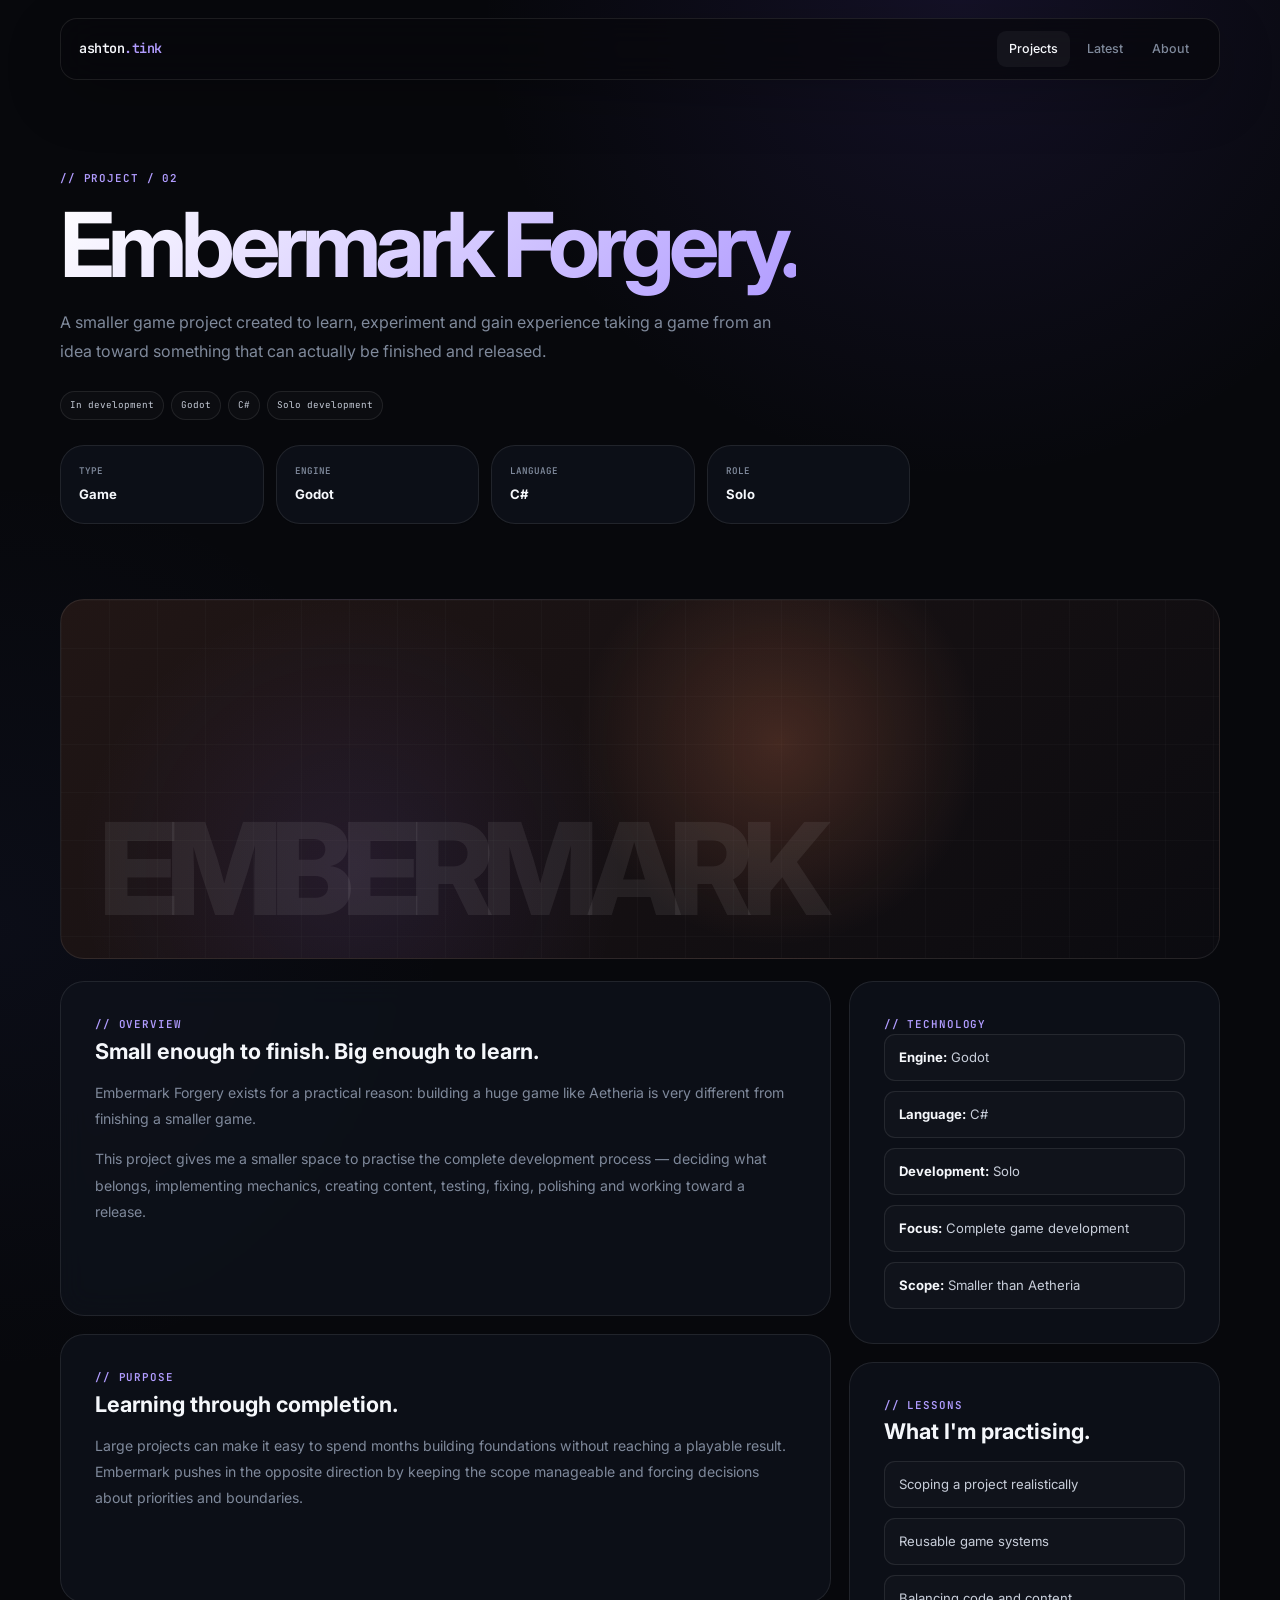
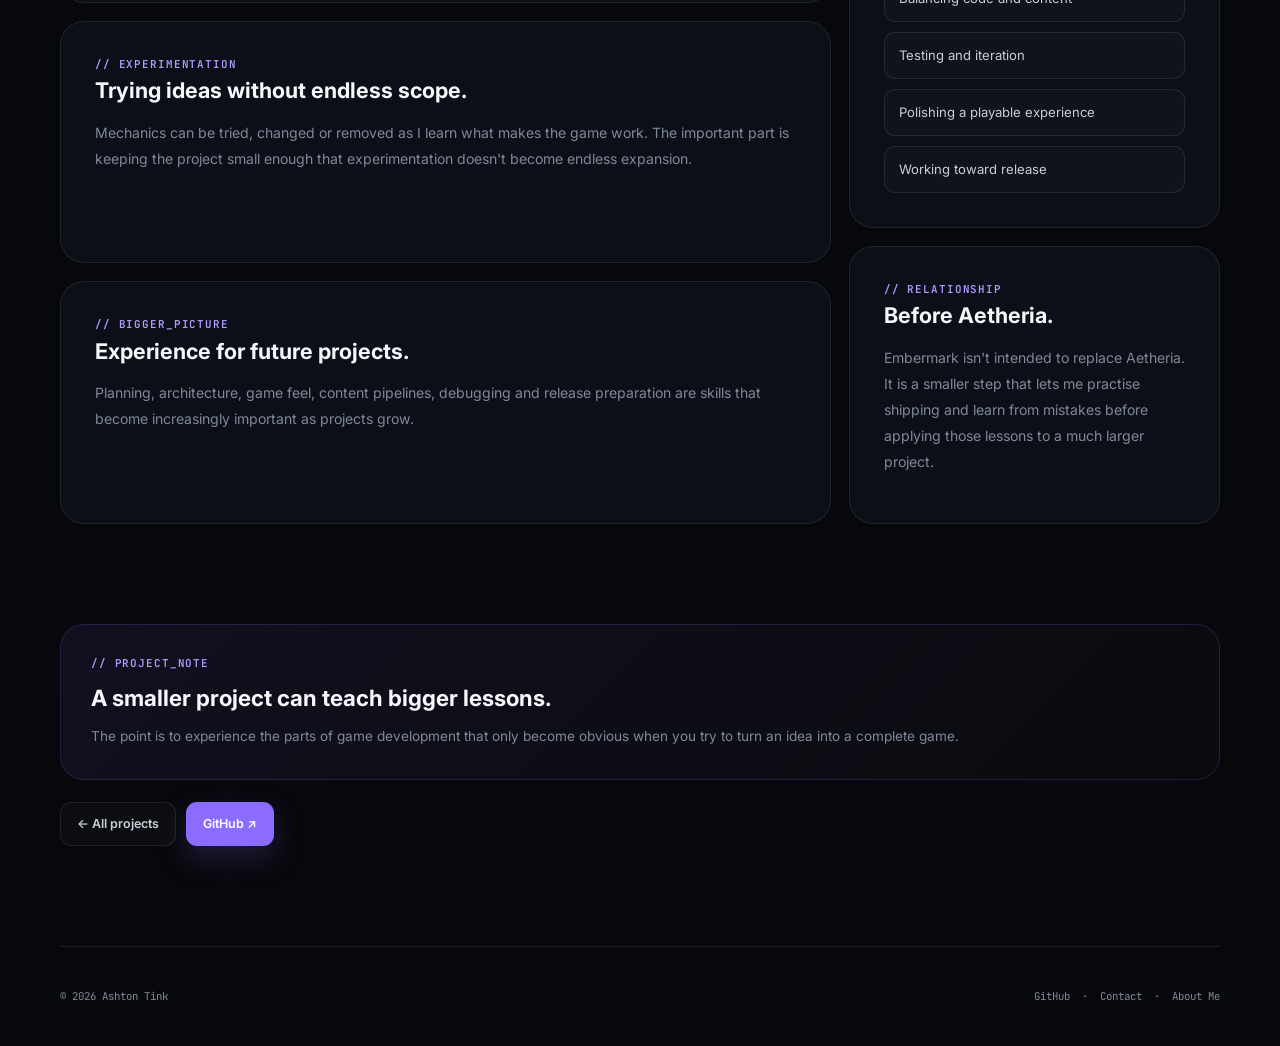
<file: projects/embermark-forgery/index.html>
<!DOCTYPE html>
<html lang="en">
<head>
<meta charset="UTF-8">
<meta name="viewport" content="width=device-width, initial-scale=1.0">
<title>Embermark Forgery — Ashton Tink</title>
<meta name="description" content="Embermark Forgery is a smaller game project by Ashton Tink.">
<link rel="stylesheet" href="/css/style.css">
</head>
<body>
<nav class="navbar"><a class="logo" href="/">ashton<span>.tink</span></a><div class="nav-links"><a class="active" href="/projects/">Projects</a><a href="/#latest">Latest</a><a class="" href="/about/">About</a></div></nav>

<main class="container"><section class="page-hero"><div class="section-label">// project / 02</div><h1><span>Embermark Forgery.</span></h1><p>A smaller game project created to learn, experiment and gain experience taking a game from an idea toward something that can actually be finished and released.</p><div class="tags" style="margin-top:24px"><span class="tag">In development</span><span class="tag">Godot</span><span class="tag">C#</span><span class="tag">Solo development</span></div><div class="meta"><div class="card"><span>Type</span><strong>Game</strong></div><div class="card"><span>Engine</span><strong>Godot</strong></div><div class="card"><span>Language</span><strong>C#</strong></div><div class="card"><span>Role</span><strong>Solo</strong></div></div></section>
<section><div class="banner ember"><div class="banner-word">EMBERMARK</div></div><div class="grid2"><div class="stack">
<div class="card prose"><div class="section-label">// overview</div><h2>Small enough to finish. Big enough to learn.</h2><p>Embermark Forgery exists for a practical reason: building a huge game like Aetheria is very different from finishing a smaller game.</p><p>This project gives me a smaller space to practise the complete development process — deciding what belongs, implementing mechanics, creating content, testing, fixing, polishing and working toward a release.</p></div>
<div class="card prose"><div class="section-label">// purpose</div><h2>Learning through completion.</h2><p>Large projects can make it easy to spend months building foundations without reaching a playable result. Embermark pushes in the opposite direction by keeping the scope manageable and forcing decisions about priorities and boundaries.</p></div>
<div class="card prose"><div class="section-label">// experimentation</div><h2>Trying ideas without endless scope.</h2><p>Mechanics can be tried, changed or removed as I learn what makes the game work. The important part is keeping the project small enough that experimentation doesn't become endless expansion.</p></div>
<div class="card prose"><div class="section-label">// bigger_picture</div><h2>Experience for future projects.</h2><p>Planning, architecture, game feel, content pipelines, debugging and release preparation are skills that become increasingly important as projects grow.</p></div>
</div><div class="stack">
<div class="card prose"><div class="section-label">// technology</div><ul class="list"><li><strong>Engine:</strong> Godot</li><li><strong>Language:</strong> C#</li><li><strong>Development:</strong> Solo</li><li><strong>Focus:</strong> Complete game development</li><li><strong>Scope:</strong> Smaller than Aetheria</li></ul></div>
<div class="card prose"><div class="section-label">// lessons</div><h2>What I'm practising.</h2><ul class="list"><li>Scoping a project realistically</li><li>Reusable game systems</li><li>Balancing code and content</li><li>Testing and iteration</li><li>Polishing a playable experience</li><li>Working toward release</li></ul></div>
<div class="card prose"><div class="section-label">// relationship</div><h2>Before Aetheria.</h2><p>Embermark isn't intended to replace Aetheria. It is a smaller step that lets me practise shipping and learn from mistakes before applying those lessons to a much larger project.</p></div>
</div></div></section>
<section class="section"><div class="callout"><div class="section-label">// project_note</div><h2 style="margin:8px 0;font-size:1.4rem">A smaller project can teach bigger lessons.</h2><p>The point is to experience the parts of game development that only become obvious when you try to turn an idea into a complete game.</p></div><div class="button-row" style="margin-top:22px"><a class="button secondary" href="/projects/">← All projects</a><a class="button primary" href="https://github.com/T1nkiePlayz">GitHub ↗</a></div></section></main>
<footer class="container footer"><div>© 2026 Ashton Tink</div><div class="footer-links"><a href="https://github.com/T1nkiePlayz">GitHub</a><span>·</span><a href="mailto:support@ashtontink.com">Contact</a><span>·</span><a href="https://me.ashtontink.com">About Me</a></div></footer>
</body></html>
</file>
<file: css/style.css>
@import url("https://fonts.googleapis.com/css2?family=Inter:wght@400;500;600;700;800&family=JetBrains+Mono:wght@400;500;600&display=swap");

:root {
--bg: #07080c;
--bg-soft: #0b0d13;

--surface: rgba(15, 18, 27, 0.78);
--surface-hover: #151925;

--border: rgba(255, 255, 255, 0.085);
--border-hover: rgba(167, 139, 250, 0.30);

--text: #f5f7fb;
--text-soft: #c8ceda;
--muted: #7f899b;

--accent: #8b6cff;
--accent-light: #b19cff;

--green: #55d98a;

--radius-lg: 24px;
--radius-md: 16px;
--radius-sm: 11px;

--max-width: 1160px;
--mono: "JetBrains Mono", monospace;

}

/* =========================
BASE
========================= */

* {
  box-sizing: border-box;
  }

html {
scroll-behavior: smooth;
background: var(--bg);
}

body {
margin: 0;
min-width: 320px;
overflow-x: hidden;

color: var(--text);

background:
    radial-gradient(
        circle at 75% 0%,
        rgba(107, 78, 218, 0.13),
        transparent 30rem
    ),
    radial-gradient(
        circle at 0% 35%,
        rgba(68, 83, 174, 0.07),
        transparent 28rem
    ),
    var(--bg);

font-family: "Inter", sans-serif;
line-height: 1.6;

-webkit-font-smoothing: antialiased;

}

body::before {
content: "";

position: fixed;
inset: 0;
z-index: -1;

pointer-events: none;

opacity: 0.5;

background-image:
    linear-gradient(
        rgba(255, 255, 255, 0.018) 1px,
        transparent 1px
    ),
    linear-gradient(
        90deg,
        rgba(255, 255, 255, 0.018) 1px,
        transparent 1px
    );

background-size: 64px 64px;

mask-image: linear-gradient(
    to bottom,
    black,
    transparent 80%
);

}

::selection {
color: white;
background: rgba(139, 108, 255, 0.35);
}

a {
color: inherit;
}

.container {
width: min(
var(--max-width),
calc(100% - 40px)
);

margin-inline: auto;

}

/* =========================
NAVIGATION
========================= */

.navbar {
position: fixed;
top: 18px;
left: 50%;
z-index: 100;

width: min(
    var(--max-width),
    calc(100% - 32px)
);

height: 62px;

display: flex;
align-items: center;
justify-content: space-between;

padding: 0 18px;

border: 1px solid var(--border);
border-radius: 17px;

background: rgba(7, 8, 12, 0.72);

backdrop-filter: blur(20px);
-webkit-backdrop-filter: blur(20px);

transform: translateX(-50%);

box-shadow:
    0 18px 55px rgba(0, 0, 0, 0.22);

}

.logo {
color: var(--text);
text-decoration: none;

font-family: var(--mono);
font-size: 0.84rem;
font-weight: 600;

letter-spacing: -0.035em;

}

.logo span {
color: var(--accent-light);
}

.nav-links {
display: flex;
align-items: center;
gap: 5px;
}

.nav-links a {
padding: 8px 12px;

border-radius: 9px;

color: var(--muted);
text-decoration: none;

font-size: 0.78rem;
font-weight: 500;

transition:
    color 0.2s ease,
    background 0.2s ease;

}

.nav-links a:hover,
.nav-links a.active {
color: var(--text);
background: rgba(255, 255, 255, 0.045);
}

/* =========================
TYPOGRAPHY
========================= */

.eyebrow,
.section-label {
color: var(--accent-light);

font-family: var(--mono);
font-size: 0.68rem;
font-weight: 600;

letter-spacing: 0.08em;
text-transform: uppercase;

}

.section-title {
margin: 9px 0 0;

font-size: clamp(
    1.8rem,
    4vw,
    2.65rem
);

line-height: 1.05;
letter-spacing: -0.045em;

}

.muted {
color: var(--muted);
}

/* =========================
BUTTONS
========================= */

.button-row {
display: flex;
flex-wrap: wrap;
gap: 10px;
}

.button {
min-height: 44px;

display: inline-flex;
align-items: center;
justify-content: center;
gap: 9px;

padding: 0 16px;

border: 1px solid transparent;
border-radius: var(--radius-sm);

text-decoration: none;

font-size: 0.78rem;
font-weight: 600;

transition:
    transform 0.2s ease,
    background 0.2s ease,
    border-color 0.2s ease;

}

.button:hover {
transform: translateY(-2px);
}

.button.primary {
color: white;
background: var(--accent);

box-shadow:
    0 12px 32px rgba(139, 108, 255, 0.20);

}

.button.primary:hover {
background: #997fff;
}

.button.secondary {
color: var(--text-soft);

border-color: var(--border);
background: rgba(255, 255, 255, 0.025);

}

.button.secondary:hover {
color: var(--text);
border-color: var(--border-hover);
background: rgba(255, 255, 255, 0.05);
}

/* =========================
CARDS
========================= */

.card {
border: 1px solid var(--border);
border-radius: var(--radius-lg);

background: var(--surface);

backdrop-filter: blur(14px);
-webkit-backdrop-filter: blur(14px);

transition:
    transform 0.25s ease,
    border-color 0.25s ease,
    background 0.25s ease;

}

.card:hover {
border-color: var(--border-hover);
background: var(--surface-hover);
}

/* =========================
SECTIONS
========================= */

.section {
padding: 100px 0;
}

.section-heading {
margin-bottom: 30px;
}

.section-heading p {
max-width: 620px;

margin: 14px 0 0;

color: var(--muted);

font-size: 0.92rem;

}

/* =========================
FOOTER
========================= */

.footer {
min-height: 100px;

display: flex;
align-items: center;
justify-content: space-between;

gap: 20px;

border-top: 1px solid var(--border);

color: var(--muted);

font-family: var(--mono);
font-size: 0.67rem;

}

.footer-links {
display: flex;
align-items: center;
gap: 12px;
}

.footer a {
color: var(--muted);
text-decoration: none;
}

.footer a:hover {
color: var(--text);
}

.arrow {
display: inline-block;

transition:
    transform 0.2s ease;

}

a:hover .arrow {
transform: translateX(4px);
}

/* =========================
PAGE HERO
========================= */

.page-hero {
max-width: 850px;

padding: 170px 0 75px;

}

.page-hero h1 {
margin: 16px 0 20px;

font-size: clamp(
    3rem,
    7vw,
    5.8rem
);

line-height: 0.94;
letter-spacing: -0.065em;

}

.page-hero h1 span {
background:
linear-gradient(
135deg,
#fff,
var(--accent-light)
);

-webkit-background-clip: text;
background-clip: text;

color: transparent;

}

.page-hero > p {
max-width: 720px;

margin: 0;

color: var(--muted);

font-size: 1rem;
line-height: 1.85;

}

.hero h1 {
line-height: 1.02 !important;
margin-bottom: 30px !important;
}

/* =========================
PROSE
========================= */

.prose {
padding: 34px;
}

.prose h2 {
margin: 0 0 12px;

font-size: 1.35rem;

}

.prose h3 {
margin: 25px 0 8px;

font-size: 1rem;

}

.prose p {
margin: 0 0 14px;

color: var(--muted);

font-size: 0.88rem;
line-height: 1.85;

}

/* =========================
GRIDS
========================= */

.grid2 {
display: grid;

grid-template-columns:
    1.35fr
    0.65fr;

gap: 18px;

}

.grid3 {
display: grid;

grid-template-columns:
    repeat(3, 1fr);

gap: 18px;

}

.stack {
display: grid;
gap: 18px;
}

/* =========================
TAGS
========================= */

.tags {
display: flex;
flex-wrap: wrap;
gap: 7px;
}

.tag {
padding: 6px 9px;

border: 1px solid var(--border);
border-radius: 999px;

color: var(--text-soft);
background: rgba(255, 255, 255, 0.025);

font-family: var(--mono);
font-size: 0.58rem;

}

/* =========================
LISTS
========================= */

.list {
display: grid;
gap: 10px;

margin: 0;
padding: 0;

list-style: none;

}

.list li {
padding: 12px 14px;

border: 1px solid var(--border);
border-radius: 11px;

color: var(--text-soft);
background: rgba(255, 255, 255, 0.018);

font-size: 0.82rem;

}

.list strong {
color: var(--text);
}

/* =========================
CALLOUT
========================= */

.callout {
padding: 30px;

border: 1px solid rgba(139, 108, 255, 0.18);
border-radius: var(--radius-lg);

background:
    linear-gradient(
        135deg,
        rgba(139, 108, 255, 0.08),
        rgba(255, 255, 255, 0.015)
    );

}

.callout p {
margin: 8px 0 0;

color: var(--muted);

font-size: 0.85rem;
line-height: 1.8;

}

/* =========================
PROJECT BANNERS
========================= */

.banner {
min-height: 360px;

position: relative;
overflow: hidden;

display: flex;
align-items: flex-end;

padding: 38px;
margin-bottom: 22px;

border: 1px solid var(--border);
border-radius: var(--radius-lg);

}

.banner::before {
content: "";

position: absolute;
inset: 0;

background:
    linear-gradient(
        rgba(255, 255, 255, 0.018) 1px,
        transparent 1px
    ),
    linear-gradient(
        90deg,
        rgba(255, 255, 255, 0.018) 1px,
        transparent 1px
    );

background-size: 48px 48px;

}

.aetheria {
background:
radial-gradient(
circle at 60% 42%,
rgba(139, 108, 255, 0.25),
transparent 28%
),
linear-gradient(
140deg,
#17152a,
#090b11
);
}

.ember {
background:
radial-gradient(
circle at 62% 40%,
rgba(255, 138, 91, 0.20),
transparent 27%
),
radial-gradient(
circle at 25% 75%,
rgba(139, 108, 255, 0.10),
transparent 30%
),
linear-gradient(
140deg,
#211615,
#0b0b10
);
}

.orb {
position: absolute;

width: 170px;
height: 170px;

left: 50%;
top: 43%;

transform: translate(-50%, -50%);

border: 1px solid rgba(177, 156, 255, 0.34);
border-radius: 50%;

background:
    radial-gradient(
        circle,
        rgba(177, 156, 255, 0.18),
        transparent 65%
    );

box-shadow:
    0 0 100px rgba(139, 108, 255, 0.18);

}

.orb::before {
content: "";

position: absolute;
inset: -38px;

border: 1px solid rgba(177, 156, 255, 0.13);
border-radius: 50%;

}

.banner-word {
position: relative;
z-index: 2;

color: rgba(255, 255, 255, 0.07);

font-size: clamp(
    3.5rem,
    10vw,
    8rem
);

font-weight: 800;
line-height: 0.8;

letter-spacing: -0.09em;

}

/* =========================
PROJECT META
========================= */

.meta {
display: grid;

grid-template-columns:
    repeat(4, 1fr);

gap: 12px;

margin: 25px 0 0;

}

.meta .card {
padding: 18px;
}

.meta span {
display: block;

color: var(--muted);

font-family: var(--mono);
font-size: 0.58rem;
font-weight: 600;

text-transform: uppercase;

}

.meta strong {
display: block;

margin-top: 6px;

font-size: 0.82rem;

}

/* =========================
CONTACT
========================= */

.contact-grid {
display: grid;

grid-template-columns:
    1.1fr
    0.9fr;

gap: 18px;

}

.contact-card {
padding: 30px;
}

.method {
padding: 17px 0;

border-bottom: 1px solid var(--border);

}

.method:last-child {
border: 0;
}

.method small {
display: block;

color: var(--muted);

font-family: var(--mono);
font-size: 0.59rem;
font-weight: 600;

text-transform: uppercase;

}

.method a {
text-decoration: none;
font-size: 0.84rem;
}

.method a:hover {
color: var(--accent-light);
}

/* =========================
RESPONSIVE
========================= */

@media (max-width: 800px) {
.grid2,
.grid3,
.contact-grid {
grid-template-columns: 1fr;
}

.meta {
    grid-template-columns:
        repeat(2, 1fr);
}

}

@media (max-width: 700px) {
.container {
width: min(
calc(100% - 28px),
var(--max-width)
);
}

.navbar {
    top: 10px;
    width: calc(100% - 20px);
}

.nav-links a {
    padding-inline: 8px;
}

.nav-links a:nth-child(2) {
    display: none;
}

.section {
    padding: 75px 0;
}

.footer {
    align-items: flex-start;
    flex-direction: column;

    padding: 28px 0;
}

.page-hero {
    padding-top: 145px;
}

.prose,
.contact-card {
    padding: 25px;
}

.banner {
    min-height: 290px;
    padding: 25px;
}

}

@media (max-width: 500px) {
.button {
width: 100%;
}

.button-row {
    flex-direction: column;
}

}
</file>
